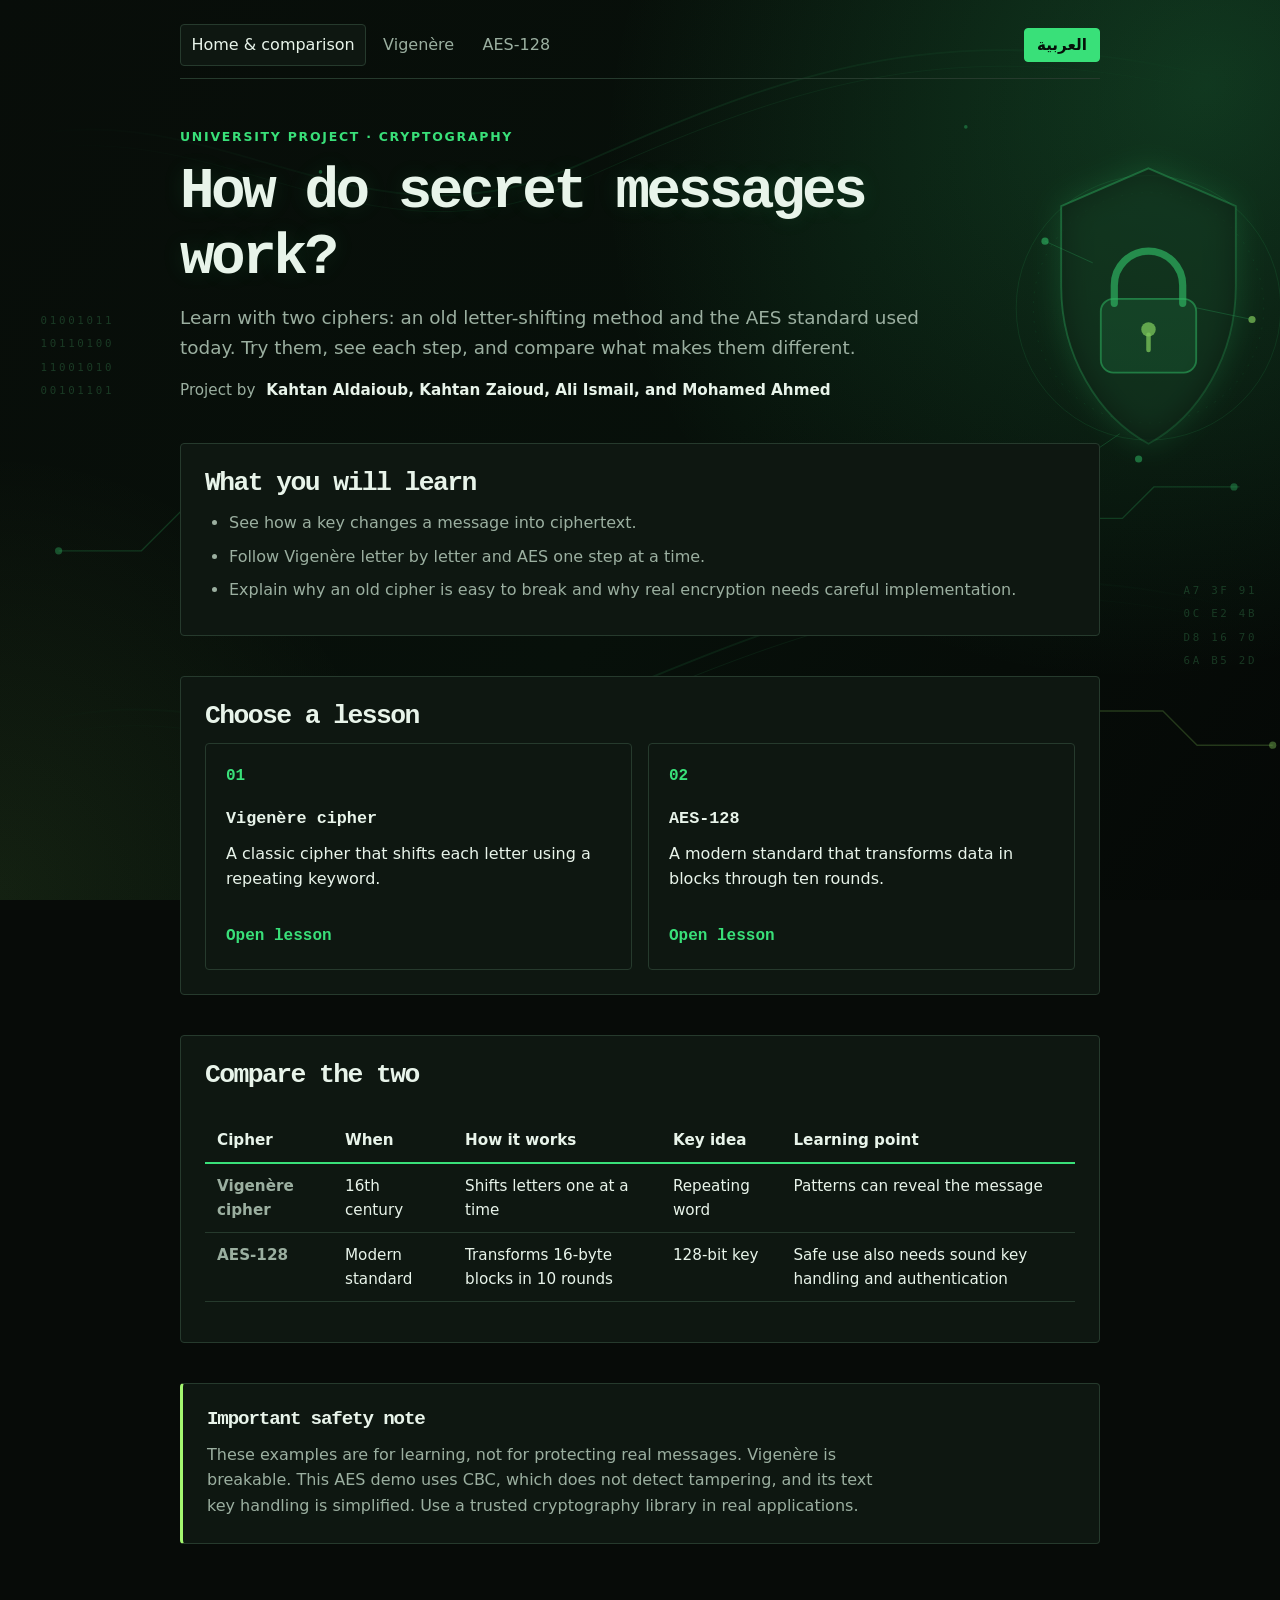
<file: index.html>
<!DOCTYPE html>
<html lang="en" dir="ltr">
<head>
  <meta charset="utf-8">
  <meta name="viewport" content="width=device-width, initial-scale=1">
  <title data-i18n="homeTitle">Cryptography: learn two ciphers | University Project</title>
  <link rel="stylesheet" href="style.css">
</head>
<body>
<main>
  <nav class="site-nav" data-i18n-aria="navHome" aria-label="Home and comparison">
    <a class="active" href="index.html" data-language-link data-i18n="navHome">Home &amp; comparison</a>
    <a href="vigenere.html" data-language-link data-i18n="navVigenere">Vigenère</a>
    <a href="aes.html" data-language-link data-i18n="navAes">AES-128</a>
    <button type="button" class="language-switch" id="language-switch">العربية</button>
  </nav>

  <header class="hero">
    <p class="eyebrow" data-i18n="projectLabel">University project · Cryptography</p>
    <h1 data-i18n="homeHeading">How do secret messages work?</h1>
    <p class="lead" data-i18n="homeLead">Learn with two ciphers: an old letter-shifting method and the AES standard used today. Try them, see each step, and compare what makes them different.</p>
    <p class="authors"><span data-i18n="projectBy">Project by</span> <b data-i18n="teamNames">Kahtan Aldaioub, Kahtan Zaioud, Ali Ismail, and Mohamed Ahmed</b></p>
  </header>

  <section class="lesson" aria-labelledby="learning-title">
    <h2 id="learning-title" data-i18n="learningTitle">What you will learn</h2>
    <ul class="learning-list">
      <li data-i18n="learningOne">See how a key changes a message into ciphertext.</li>
      <li data-i18n="learningTwo">Follow Vigenère letter by letter and AES one step at a time.</li>
      <li data-i18n="learningThree">Explain why an old cipher is easy to break and why real encryption needs careful implementation.</li>
    </ul>
  </section>

  <section class="lesson" aria-labelledby="choose-title">
    <h2 id="choose-title" data-i18n="chooseLesson">Choose a lesson</h2>
    <div class="lesson-cards">
      <a class="lesson-card" href="vigenere.html" data-language-link>
        <span class="card-number">01</span>
        <h3 data-i18n="vigenereCardTitle">Vigenère cipher</h3>
        <p data-i18n="vigenereCardText">A classic cipher that shifts each letter using a repeating keyword.</p>
        <span class="card-link" data-i18n="openLesson">Open lesson</span>
      </a>
      <a class="lesson-card" href="aes.html" data-language-link>
        <span class="card-number">02</span>
        <h3 data-i18n="aesCardTitle">AES-128</h3>
        <p data-i18n="aesCardText">A modern standard that transforms data in blocks through ten rounds.</p>
        <span class="card-link" data-i18n="openLesson">Open lesson</span>
      </a>
    </div>
  </section>

  <section class="compare" aria-labelledby="comparison-title">
    <h2 id="comparison-title" data-i18n="comparisonTitle">Compare the two</h2>
    <div class="table-wrap">
      <table>
        <thead>
          <tr>
            <th scope="col" data-i18n="comparisonCipher">Cipher</th>
            <th scope="col" data-i18n="comparisonPeriod">When</th>
            <th scope="col" data-i18n="comparisonMethod">How it works</th>
            <th scope="col" data-i18n="comparisonKey">Key idea</th>
            <th scope="col" data-i18n="comparisonLimit">Learning point</th>
          </tr>
        </thead>
        <tbody>
          <tr>
            <th scope="row" data-i18n="vigenereCardTitle">Vigenère cipher</th>
            <td data-i18n="vigenerePeriod">16th century</td>
            <td data-i18n="vigenereMethod">Shifts letters one at a time</td>
            <td data-i18n="vigenereKey">Repeating word</td>
            <td data-i18n="vigenereLimit">Patterns can reveal the message</td>
          </tr>
          <tr>
            <th scope="row" data-i18n="aesCardTitle">AES-128</th>
            <td data-i18n="aesPeriod">Modern standard</td>
            <td data-i18n="aesMethod">Transforms 16-byte blocks in 10 rounds</td>
            <td data-i18n="aesKey">128-bit key</td>
            <td data-i18n="aesLimit">Safe use also needs sound key handling and authentication</td>
          </tr>
        </tbody>
      </table>
    </div>
  </section>

  <aside class="safety-note">
    <h2 data-i18n="safetyTitle">Important safety note</h2>
    <p data-i18n="safetyText">These examples are for learning, not for protecting real messages. Vigenère is breakable. This AES demo uses CBC, which does not detect tampering, and its text key handling is simplified. Use a trusted cryptography library in real applications.</p>
  </aside>
</main>
<script src="i18n.js"></script>
</body>
</html>
</file>
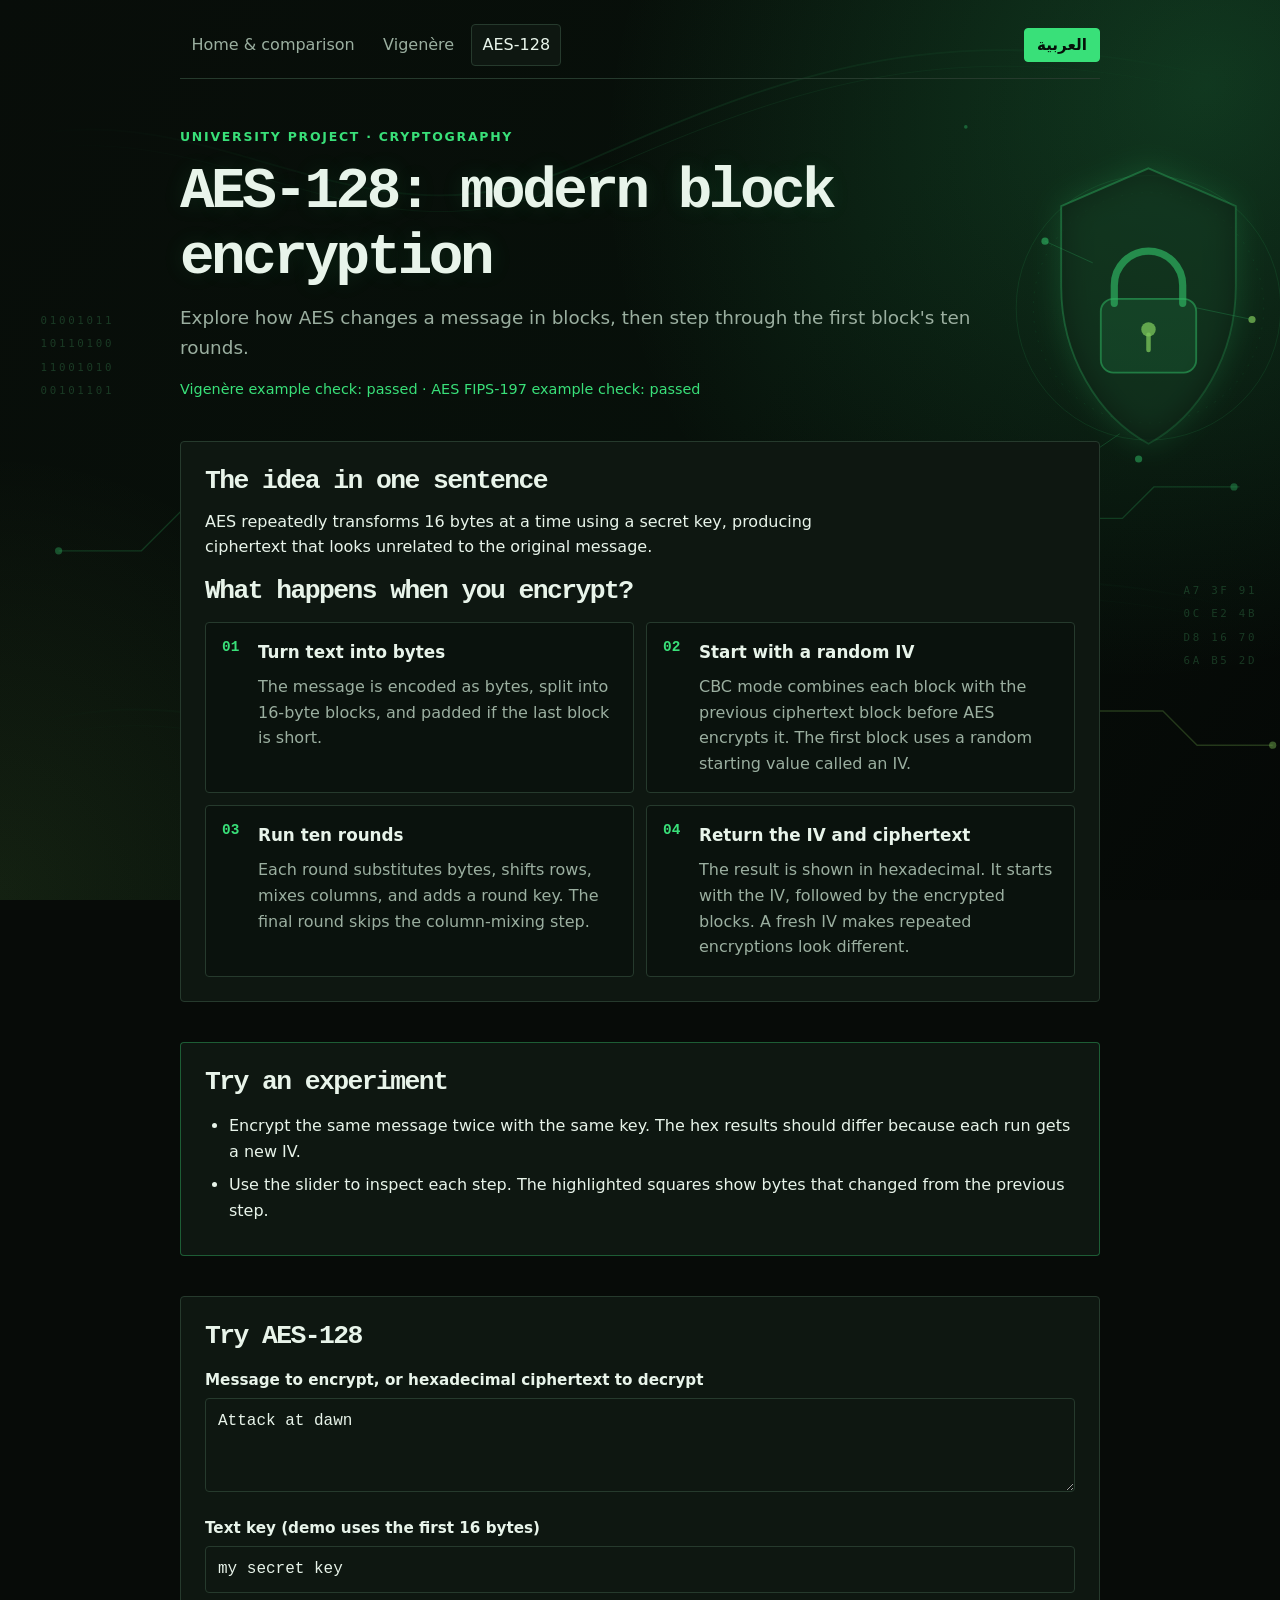
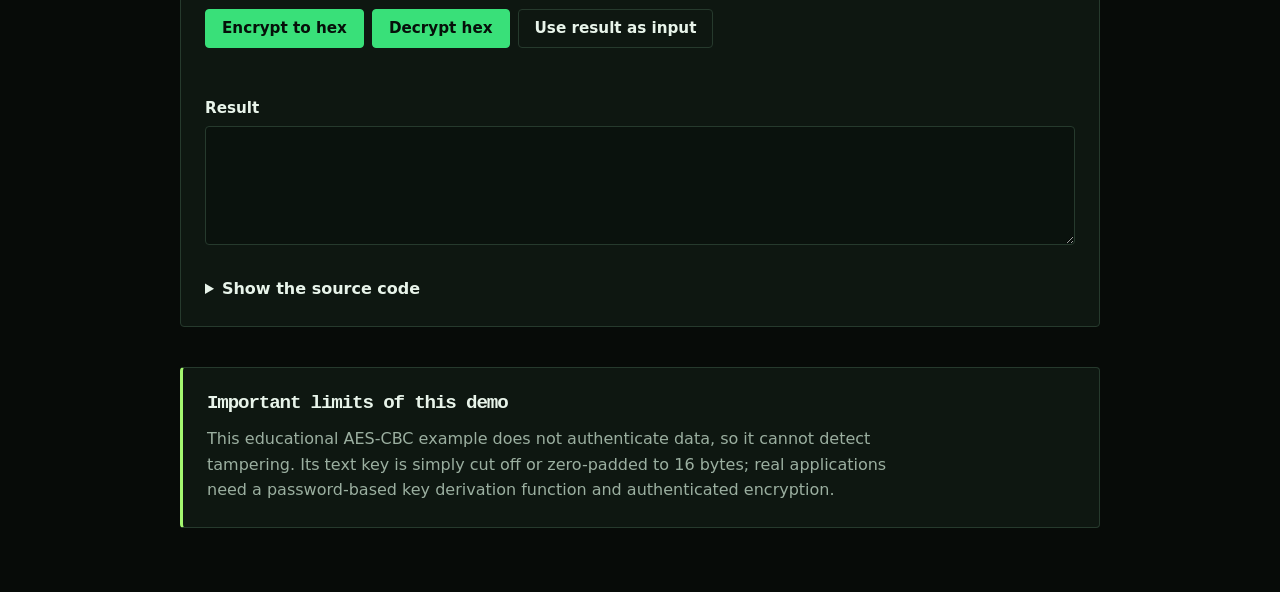
<file: aes.html>
<!DOCTYPE html>
<html lang="en" dir="ltr">
<head>
  <meta charset="utf-8">
  <meta name="viewport" content="width=device-width, initial-scale=1">
  <title data-i18n="aesPageTitle">AES-128: learn modern encryption | University Project</title>
  <link rel="stylesheet" href="style.css">
</head>
<body>
<main>
  <nav class="site-nav" data-i18n-aria="navHome" aria-label="Home and comparison">
    <a href="index.html" data-language-link data-i18n="navHome">Home &amp; comparison</a>
    <a href="vigenere.html" data-language-link data-i18n="navVigenere">Vigenère</a>
    <a class="active" href="aes.html" data-language-link data-i18n="navAes">AES-128</a>
    <button type="button" class="language-switch" id="language-switch">العربية</button>
  </nav>

  <header class="hero">
    <p class="eyebrow" data-i18n="projectLabel">University project · Cryptography</p>
    <h1 data-i18n="aesPageHeading">AES-128: modern block encryption</h1>
    <p class="lead" data-i18n="aesPageLead">Explore how AES changes a message in blocks, then step through the first block's ten rounds.</p>
    <p id="checks" class="checks" aria-live="polite"></p>
  </header>

  <section class="lesson">
    <h2 data-i18n="aesIdeaTitle">The idea in one sentence</h2>
    <p data-i18n="aesIdeaText">AES repeatedly transforms 16 bytes at a time using a secret key, producing ciphertext that looks unrelated to the original message.</p>
    <h2 data-i18n="aesStepsTitle">What happens when you encrypt?</h2>
    <ol class="steps">
      <li><h3 data-i18n="aesStepOneTitle">Turn text into bytes</h3><p data-i18n="aesStepOneText">The message is encoded as bytes, split into 16-byte blocks, and padded if the last block is short.</p></li>
      <li><h3 data-i18n="aesStepTwoTitle">Start with a random IV</h3><p data-i18n="aesStepTwoText">CBC mode combines each block with the previous ciphertext block before AES encrypts it. The first block uses a random starting value called an IV.</p></li>
      <li><h3 data-i18n="aesStepThreeTitle">Run ten rounds</h3><p data-i18n="aesStepThreeText">Each round substitutes bytes, shifts rows, mixes columns, and adds a round key. The final round skips the column-mixing step.</p></li>
      <li><h3 data-i18n="aesStepFourTitle">Return the IV and ciphertext</h3><p data-i18n="aesStepFourText">The result is shown in hexadecimal. It starts with the IV, followed by the encrypted blocks. A fresh IV makes repeated encryptions look different.</p></li>
    </ol>
  </section>

  <section class="experiment">
    <h2 data-i18n="aesTryTitle">Try an experiment</h2>
    <ul>
      <li data-i18n="aesTryOne">Encrypt the same message twice with the same key. The hex results should differ because each run gets a new IV.</li>
      <li data-i18n="aesTryTwo">Use the slider to inspect each step. The highlighted squares show bytes that changed from the previous step.</li>
    </ul>
  </section>

  <section class="cipher" aria-labelledby="aes-demo-title">
    <h2 id="aes-demo-title" data-i18n="aesDemoTitle">Try AES-128</h2>
    <label for="a-input" data-i18n="aesMessageLabel">Message to encrypt, or hexadecimal ciphertext to decrypt</label>
    <textarea id="a-input" rows="3" spellcheck="false" dir="auto">Attack at dawn</textarea>
    <label for="a-key" data-i18n="aesKeyLabel">Text key (demo uses the first 16 bytes)</label>
    <input id="a-key" type="text" value="my secret key" spellcheck="false" autocomplete="off" dir="auto">
    <div class="actions">
      <button type="button" id="a-encrypt" data-i18n="aesEncryptButton">Encrypt to hex</button>
      <button type="button" id="a-decrypt" data-i18n="aesDecryptButton">Decrypt hex</button>
      <button type="button" id="a-swap" class="secondary" data-i18n="aesSwap">Use result as input</button>
    </div>
    <p id="a-error" class="error" role="alert"></p>
    <label for="a-output" data-i18n="aesResultLabel">Result</label>
    <textarea id="a-output" rows="4" readonly dir="ltr"></textarea>
    <div id="a-trace" hidden>
      <h3 data-i18n="aesTraceTitle">Watch the first block change</h3>
      <p class="hint" data-i18n="aesTraceHint">Move the slider to inspect AES rounds. This view starts after the first plaintext block is combined with the IV.</p>
      <label for="a-step" id="a-step-label" data-i18n="aesInputBlock">Input block</label>
      <input type="range" id="a-step" min="0" max="0" value="0">
      <div id="a-state" class="state" role="img" data-i18n-aria="aesStateAria" aria-label="AES state shown as a 4 by 4 grid of hexadecimal bytes" dir="ltr"></div>
    </div>
    <details>
      <summary data-i18n="showSource">Show the source code</summary>
      <pre><code id="a-code"></code></pre>
    </details>
  </section>

  <aside class="safety-note">
    <h2 data-i18n="aesSafetyTitle">Important limits of this demo</h2>
    <p data-i18n="aesSafetyText">This educational AES-CBC example does not authenticate data, so it cannot detect tampering. Its text key is simply cut off or zero-padded to 16 bytes; real applications need a password-based key derivation function and authenticated encryption.</p>
  </aside>
</main>
<script src="i18n.js"></script>
<script src="vigenere.js"></script>
<script src="aes.js"></script>
<script src="app.js"></script>
</body>
</html>
</file>
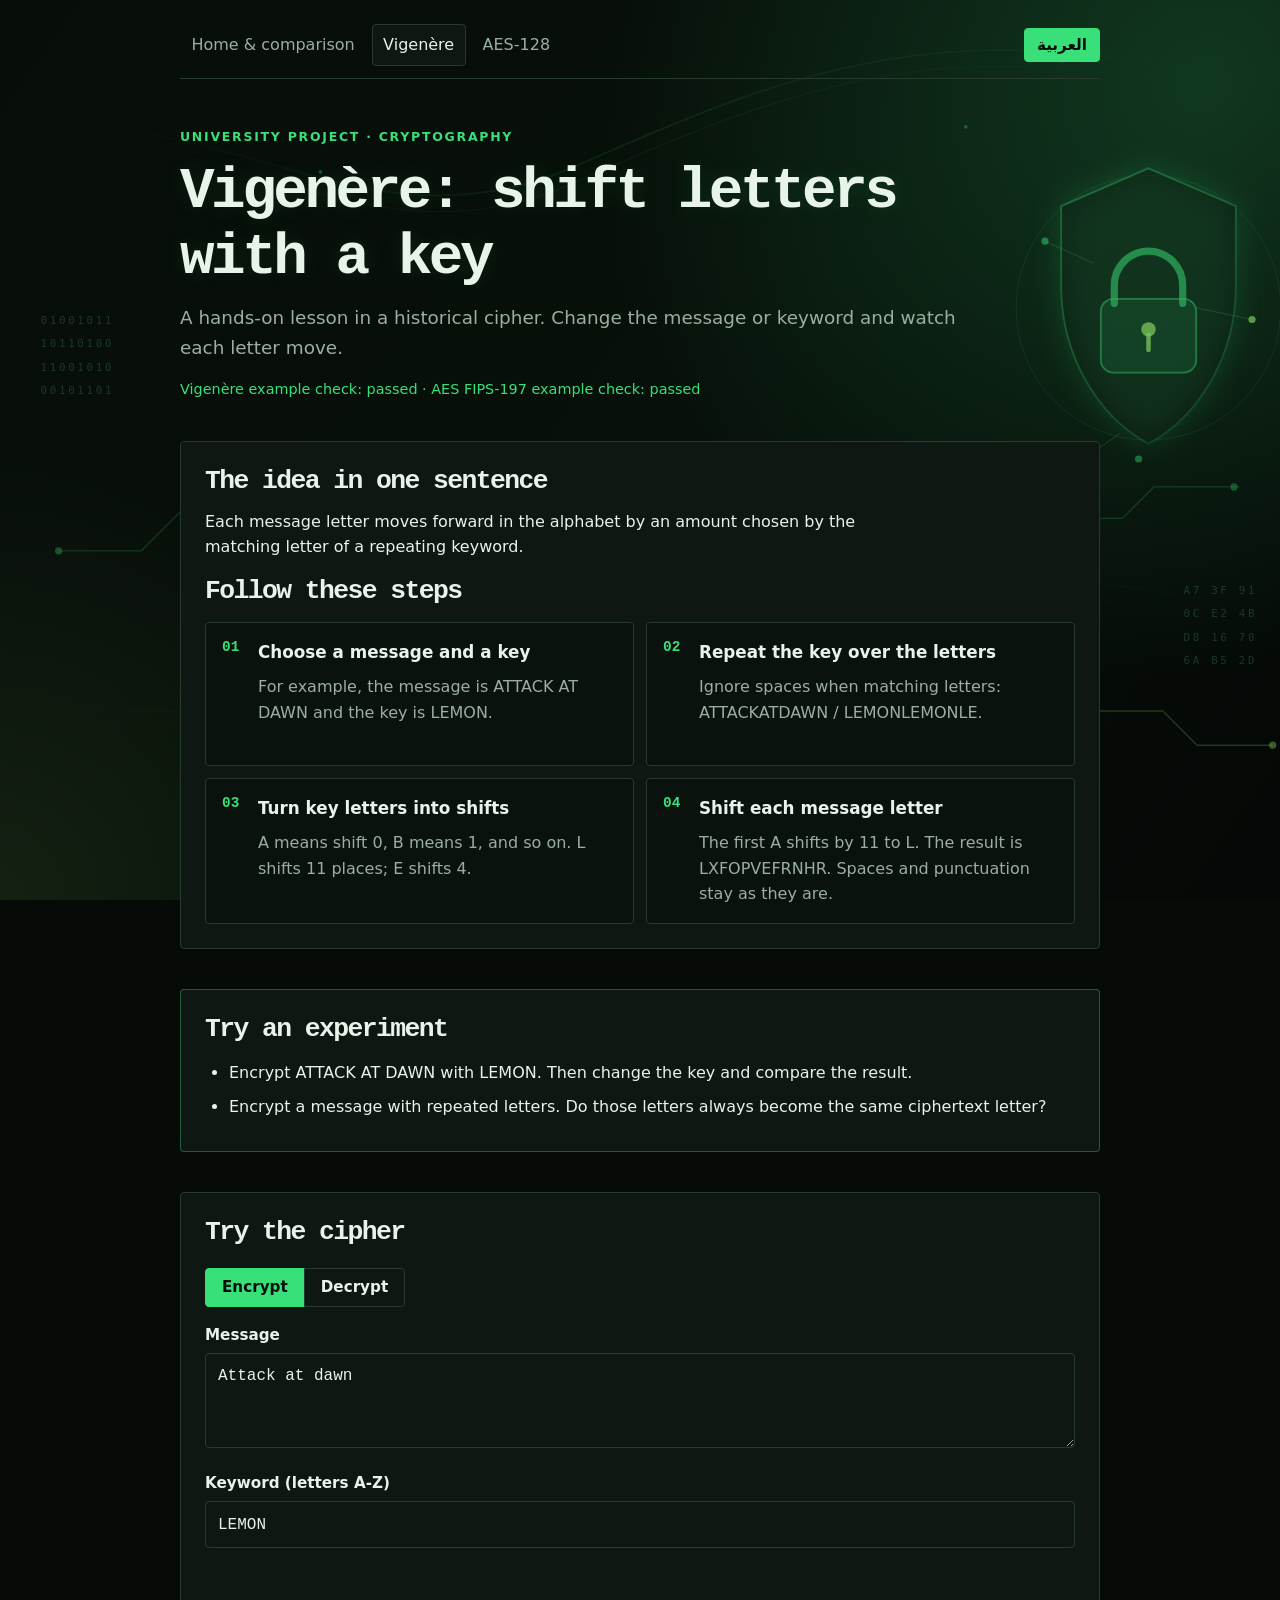
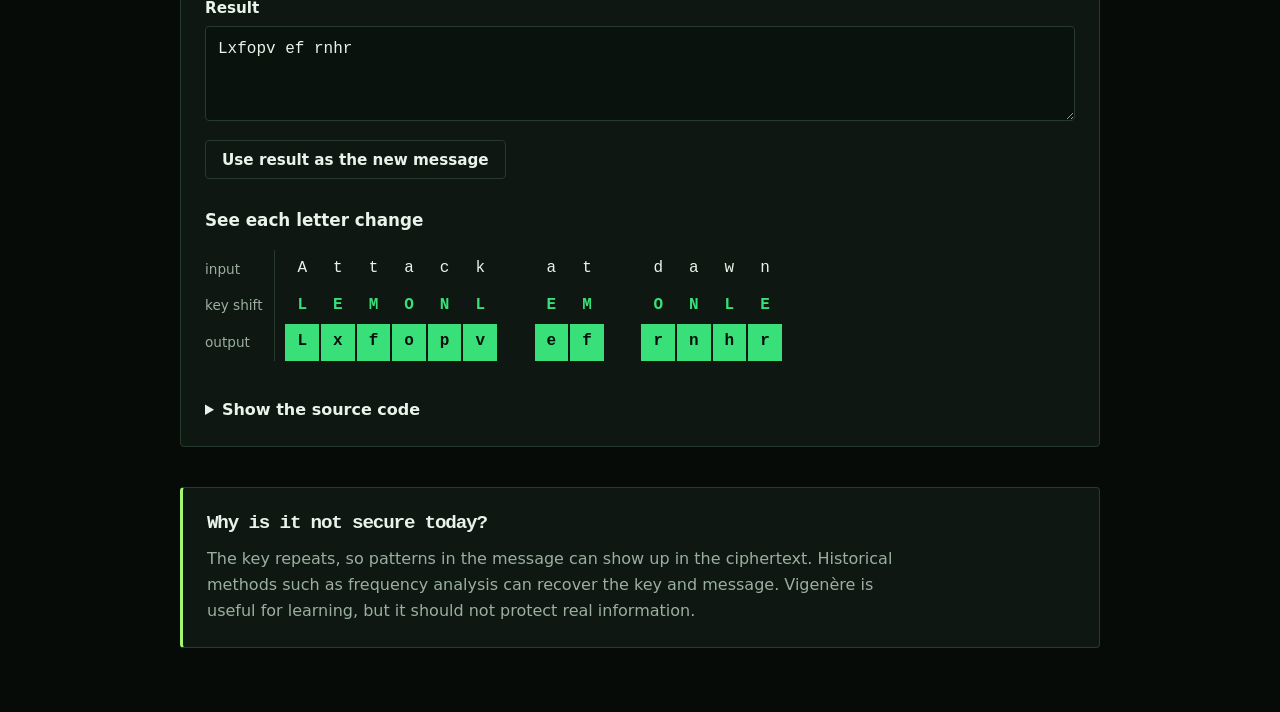
<file: vigenere.html>
<!DOCTYPE html>
<html lang="en" dir="ltr">
<head>
  <meta charset="utf-8">
  <meta name="viewport" content="width=device-width, initial-scale=1">
  <title data-i18n="vigenerePageTitle">Vigenère: learn the classic cipher | University Project</title>
  <link rel="stylesheet" href="style.css">
</head>
<body>
<main>
  <nav class="site-nav" data-i18n-aria="navHome" aria-label="Home and comparison">
    <a href="index.html" data-language-link data-i18n="navHome">Home &amp; comparison</a>
    <a class="active" href="vigenere.html" data-language-link data-i18n="navVigenere">Vigenère</a>
    <a href="aes.html" data-language-link data-i18n="navAes">AES-128</a>
    <button type="button" class="language-switch" id="language-switch">العربية</button>
  </nav>

  <header class="hero">
    <p class="eyebrow" data-i18n="projectLabel">University project · Cryptography</p>
    <h1 data-i18n="vigenerePageHeading">Vigenère: shift letters with a key</h1>
    <p class="lead" data-i18n="vigenerePageLead">A hands-on lesson in a historical cipher. Change the message or keyword and watch each letter move.</p>
    <p id="checks" class="checks" aria-live="polite"></p>
  </header>

  <section class="lesson">
    <h2 data-i18n="vigIdeaTitle">The idea in one sentence</h2>
    <p data-i18n="vigIdeaText">Each message letter moves forward in the alphabet by an amount chosen by the matching letter of a repeating keyword.</p>
    <h2 data-i18n="vigStepsTitle">Follow these steps</h2>
    <ol class="steps">
      <li><h3 data-i18n="vigStepOneTitle">Choose a message and a key</h3><p data-i18n="vigStepOneText">For example, the message is ATTACK AT DAWN and the key is LEMON.</p></li>
      <li><h3 data-i18n="vigStepTwoTitle">Repeat the key over the letters</h3><p data-i18n="vigStepTwoText">Ignore spaces when matching letters: ATTACKATDAWN / LEMONLEMONLE.</p></li>
      <li><h3 data-i18n="vigStepThreeTitle">Turn key letters into shifts</h3><p data-i18n="vigStepThreeText">A means shift 0, B means 1, and so on. L shifts 11 places; E shifts 4.</p></li>
      <li><h3 data-i18n="vigStepFourTitle">Shift each message letter</h3><p data-i18n="vigStepFourText">The first A shifts by 11 to L. The result is LXFOPVEFRNHR. Spaces and punctuation stay as they are.</p></li>
    </ol>
  </section>

  <section class="experiment">
    <h2 data-i18n="vigTryTitle">Try an experiment</h2>
    <ul>
      <li data-i18n="vigTryOne">Encrypt ATTACK AT DAWN with LEMON. Then change the key and compare the result.</li>
      <li data-i18n="vigTryTwo">Encrypt a message with repeated letters. Do those letters always become the same ciphertext letter?</li>
    </ul>
  </section>

  <section class="cipher" aria-labelledby="vig-demo-title">
    <h2 id="vig-demo-title" data-i18n="vigDemoTitle">Try the cipher</h2>
    <div class="modes" role="group" data-i18n-aria="vigModeLabel" aria-label="Choose an operation">
      <button type="button" class="mode" data-mode="encrypt" aria-pressed="true" data-i18n="encrypt">Encrypt</button>
      <button type="button" class="mode" data-mode="decrypt" aria-pressed="false" data-i18n="decrypt">Decrypt</button>
    </div>
    <label for="v-input" data-i18n="vigMessageLabel">Message</label>
    <textarea id="v-input" rows="3" spellcheck="false" dir="auto">Attack at dawn</textarea>
    <label for="v-key" data-i18n="vigKeyLabel">Keyword (letters A-Z)</label>
    <input id="v-key" type="text" value="LEMON" spellcheck="false" autocomplete="off" dir="auto">
    <p id="v-error" class="error" role="alert"></p>
    <label for="v-output" data-i18n="vigResultLabel">Result</label>
    <textarea id="v-output" rows="3" readonly dir="ltr"></textarea>
    <button type="button" id="v-swap" class="secondary" data-i18n="vigSwap">Use result as the new message</button>
    <h3 data-i18n="vigTapeTitle">See each letter change</h3>
    <div id="v-tape" class="tape" data-i18n-aria="vigTapeTitle" aria-label="See each letter change" dir="ltr"></div>
    <details>
      <summary data-i18n="showSource">Show the source code</summary>
      <pre><code id="v-code"></code></pre>
    </details>
  </section>

  <aside class="safety-note">
    <h2 data-i18n="vigWeaknessTitle">Why is it not secure today?</h2>
    <p data-i18n="vigWeaknessText">The key repeats, so patterns in the message can show up in the ciphertext. Historical methods such as frequency analysis can recover the key and message. Vigenère is useful for learning, but it should not protect real information.</p>
  </aside>
</main>
<script src="i18n.js"></script>
<script src="vigenere.js"></script>
<script src="aes.js"></script>
<script src="app.js"></script>
</body>
</html>
</file>
<file: style.css>
:root {
  --paper: #070B08;
  --panel: #0E1711;
  --ink: #E8F4EA;
  --muted: #9BAFA0;
  --green: #39E079;
  --lime: #A3F66F;
  --line: #263A2D;
  --error: #FF7B72;
  --display: "Cascadia Code", "Cascadia Mono", Consolas, "Courier New", monospace;
  --sans: system-ui, -apple-system, "Segoe UI", Roboto, sans-serif;
  --mono: ui-monospace, "SF Mono", Menlo, Consolas, monospace;
}

* { box-sizing: border-box; }

body {
  margin: 0;
  color: var(--ink);
  font: 1rem/1.6 var(--sans);
  background-color: var(--paper);
  background-image: url("background.svg");
  background-position: center top;
  background-size: cover;
  background-attachment: fixed;
}

main { max-width: 60rem; margin: 0 auto; padding: 1.5rem 1.25rem 4rem; }

h1, h2 { font-family: var(--display); letter-spacing: -0.06em; line-height: 1.15; margin: 0 0 0.75rem; }
h1 { font-size: clamp(2.2rem, 6vw, 3.6rem); max-width: 25ch; font-weight: 700; text-shadow: 0 0 22px rgb(57 224 121 / 12%); }
h2 { font-size: 1.65rem; font-weight: 700; }
h3 { font-size: 1.05rem; margin: 1.75rem 0 0.5rem; }
p { max-width: 68ch; margin: 0 0 1rem; }

html[lang="ar"] body,
html[lang="ar"] h1,
html[lang="ar"] h2,
html[lang="ar"] h3 { font-family: Tahoma, Arial, sans-serif; letter-spacing: 0; }

.site-nav { display: flex; flex-wrap: wrap; align-items: center; gap: 0.35rem; margin-bottom: 3rem; padding-bottom: 0.75rem; border-bottom: 1px solid var(--line); }
.site-nav a { padding: 0.45rem 0.65rem; color: var(--muted); text-decoration: none; border: 1px solid transparent; border-radius: 4px; }
.site-nav a:hover, .site-nav a.active { color: var(--ink); border-color: var(--line); background: var(--panel); }
.language-switch { margin-inline-start: auto; padding: 0.45rem 0.75rem; }
.hero { margin-bottom: 2rem; }
.eyebrow { margin-bottom: 0.75rem; color: var(--green); font-size: 0.78rem; font-weight: 750; letter-spacing: 0.14em; text-transform: uppercase; }
.lead { font-size: 1.15rem; color: var(--muted); }
.authors { color: var(--ink); font-size: 0.95rem; font-weight: 600; }
.authors span { margin-inline-end: 0.35rem; color: var(--muted); font-weight: 500; }
.checks { font-size: 0.9rem; color: var(--green); }

.cipher, .compare, .lesson, .experiment, .safety-note {
  margin-top: 2.5rem;
  padding: 1.5rem;
  background: var(--panel);
  border: 1px solid var(--line);
  border-radius: 4px;
}

.learning-list { margin: 0; padding-inline-start: 1.5rem; color: var(--muted); }
.learning-list li { margin: 0.5rem 0; }
.lesson-cards { display: grid; grid-template-columns: repeat(2, minmax(0, 1fr)); gap: 1rem; }
.lesson-card { display: flex; flex-direction: column; min-height: 13rem; padding: 1.25rem; color: var(--ink); background: var(--panel); border: 1px solid var(--line); border-radius: 4px; text-decoration: none; transition: border-color 140ms ease, transform 140ms ease; }
.lesson-card:hover { border-color: var(--green); transform: translateY(-2px); }
.lesson-card h3 { margin-top: 1rem; font-family: var(--display); }
.card-number, .card-link { color: var(--green); font-family: var(--mono); font-weight: 700; }
.card-link { margin-top: auto; padding-top: 1rem; }
.steps { display: grid; grid-template-columns: repeat(2, minmax(0, 1fr)); gap: 0.75rem; margin: 1rem 0 0; padding: 0; list-style: none; counter-reset: lesson-step; }
.steps li { position: relative; min-height: 9rem; padding: 1rem; padding-inline-start: 3.25rem; background: #0A120D; border: 1px solid var(--line); border-radius: 4px; counter-increment: lesson-step; }
.steps li::before { position: absolute; inset-block-start: 1rem; inset-inline-start: 1rem; color: var(--green); content: "0" counter(lesson-step); font: 700 0.9rem var(--mono); }
.steps h3 { margin: 0 0 0.5rem; }
.steps p { margin: 0; color: var(--muted); }
.experiment { border-color: rgb(57 224 121 / 35%); }
.experiment ul { margin-bottom: 0; padding-inline-start: 1.5rem; }
.experiment li { margin: 0.5rem 0; }
.safety-note { border-inline-start: 3px solid var(--lime); }
.safety-note h2 { font-size: 1.2rem; }
.safety-note p { margin-bottom: 0; color: var(--muted); }

label { display: block; margin: 1rem 0 0.35rem; font-weight: 600; font-size: 0.95rem; }

textarea, input[type="text"] {
  width: 100%;
  padding: 0.65rem 0.75rem;
  color: var(--ink);
  background: var(--panel);
  border: 1px solid var(--line);
  border-radius: 4px;
  font: 1rem/1.5 var(--mono);
}
textarea[readonly] { background: #0A120D; }
textarea { resize: vertical; }

button {
  padding: 0.6rem 1rem;
  color: #06100A;
  background: var(--green);
  border: 1px solid var(--green);
  border-radius: 4px;
  font: 600 0.95rem var(--sans);
  cursor: pointer;
}
button.secondary { color: var(--ink); background: transparent; border-color: var(--line); }
button.secondary:hover { border-color: var(--green); }
.actions { display: flex; flex-wrap: wrap; gap: 0.5rem; margin-top: 1rem; }
#v-swap { margin-top: 0.75rem; }

.modes { display: inline-flex; margin-top: 0.5rem; }
.mode { color: var(--ink); background: transparent; border-color: var(--line); border-radius: 0; }
.mode:first-child { border-radius: 4px 0 0 4px; }
.mode:last-child { border-radius: 0 4px 4px 0; margin-left: -1px; }
.mode[aria-pressed="true"] { color: #06100A; background: var(--green); border-color: var(--green); }

:focus-visible { outline: 3px solid var(--green); outline-offset: 2px; }

.error { min-height: 1.5rem; margin: 0.5rem 0 0; color: var(--error); font-weight: 600; }
.hint { color: var(--muted); font-size: 0.9rem; }

/* Vigenère tape */
.tape { display: flex; gap: 2px; padding: 0.5rem 0 0.75rem; overflow-x: auto; font-family: var(--mono); }
.tape-legend { display: grid; grid-template-rows: repeat(3, 2.3rem); align-items: center; margin-inline-end: 0.5rem; padding-inline-end: 0.75rem; border-inline-end: 1px solid var(--line); font: 0.85rem var(--sans); color: var(--muted); }
.tape-col { display: grid; grid-template-rows: repeat(3, 2.3rem); flex: none; width: 2.1rem; text-align: center; align-items: center; }
.t-key { color: var(--green); font-weight: 700; }
.t-out { height: 100%; display: grid; place-items: center; color: #06100A; background: var(--green); font-weight: 700; }
.tape-gap .t-out { color: var(--muted); background: transparent; }
.tape-more { align-self: center; padding-left: 0.5rem; color: var(--muted); font: 0.85rem var(--sans); white-space: nowrap; }

/* AES state grid */
input[type="range"] { width: 100%; max-width: 28rem; accent-color: var(--green); }
#a-step-label { margin-top: 0.5rem; font-family: var(--mono); }
.state { display: grid; grid-template-columns: repeat(4, 3.3rem); gap: 3px; margin-top: 0.75rem; font-family: var(--mono); }
.state span { display: grid; place-items: center; height: 3.3rem; background: var(--paper); border: 1px solid var(--line); }
.state span.changed { color: #06100A; background: var(--lime); border-color: var(--lime); font-weight: 700; }

/* Code */
details { margin-top: 1.5rem; }
summary { cursor: pointer; font-weight: 600; }
pre { max-height: 28rem; margin: 0.75rem 0 0; padding: 1rem; overflow: auto; color: var(--ink); background: #030704; border: 1px solid var(--line); border-radius: 4px; font: 0.82rem/1.5 var(--mono); }

/* Table */
.table-wrap { overflow-x: auto; }
table { width: 100%; border-collapse: collapse; margin: 1rem 0; font-size: 0.95rem; }
th, td { padding: 0.6rem 0.75rem; text-align: left; vertical-align: top; border-bottom: 1px solid var(--line); }
thead th { border-bottom: 2px solid var(--green); }
tbody th { width: 8rem; color: var(--muted); font-weight: 600; }

@media (max-width: 520px) {
  main { padding-inline: 1rem; }
  .site-nav { margin-bottom: 2rem; }
  .site-nav a { padding-inline: 0.4rem; font-size: 0.9rem; }
  .cipher, .compare, .lesson, .experiment, .safety-note { padding: 1rem; }
  .lesson-cards, .steps { grid-template-columns: 1fr; }
  .steps li { min-height: 0; }
  .state { grid-template-columns: repeat(4, 3rem); }
  .state span { height: 3rem; }
}
</file>
